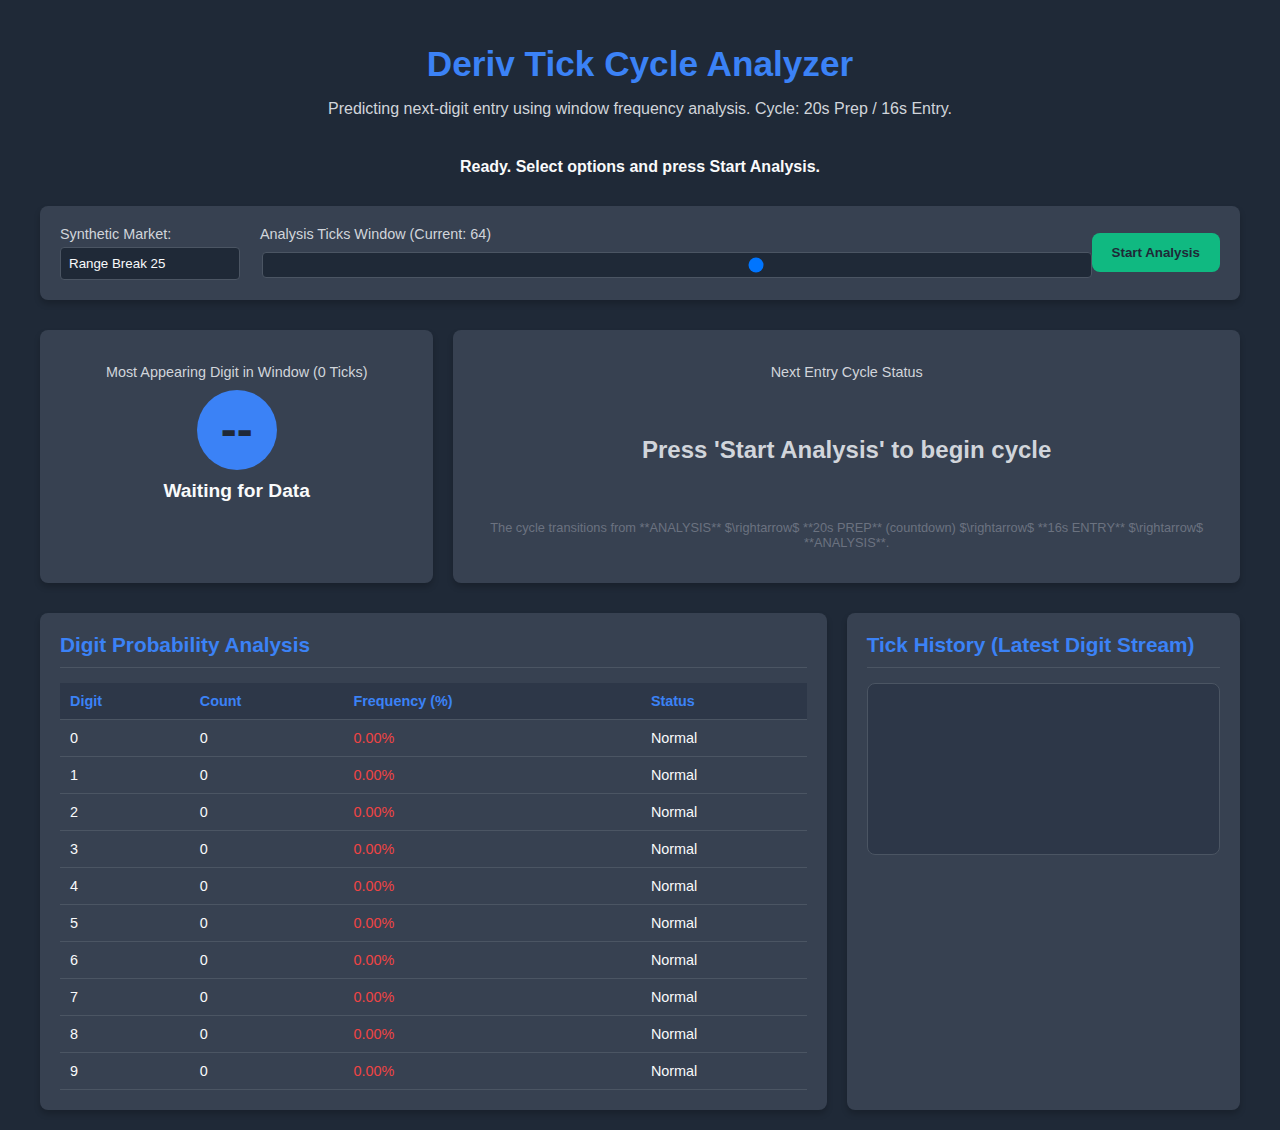
<file: index.html>
<!DOCTYPE html>
<html lang="en">
<head>
    <meta charset="UTF-8">
    <meta name="viewport" content="width=device-width, initial-scale=1.0">
    <title>Deriv Cycle Predictor</title>
    <!-- 
        All CSS is placed directly inside the <style> block 
        to ensure the analyzer loads correctly without file path errors.
    -->
    <style>
        :root {
            --primary-color: #3B82F6; /* Blue */
            --background-dark: #1F2937; /* Dark Gray */
            --card-background: #374151; /* Slightly lighter gray for cards */
            --text-light: #F9FAFB;
            --text-secondary: #D1D5DB;
            --text-accent: #FBBF24; /* Amber/Yellow for warnings */
            --success-color: #10B981; /* Green for GO signal */
            --danger-color: #EF4444; /* Red for Stop */
            --border-radius: 0.5rem;
            --box-shadow: 0 4px 6px rgba(0, 0, 0, 0.2);
        }

        body {
            font-family: 'Inter', sans-serif;
            background-color: var(--background-dark);
            color: var(--text-light);
            margin: 0;
            padding: 20px;
            display: flex;
            justify-content: center;
            min-height: 100vh;
        }

        .container {
            width: 100%;
            max-width: 1200px;
        }

        header {
            text-align: center;
            margin-bottom: 30px;
        }

        header h1 {
            color: var(--primary-color);
            margin-bottom: 5px;
            font-size: 2.2rem;
        }

        header p {
            color: var(--text-secondary);
            font-size: 1rem;
        }

        /* --- Controls & Status --- */

        .status-message {
            padding: 10px 15px;
            margin-bottom: 20px;
            border-radius: var(--border-radius);
            font-weight: 600;
            text-align: center;
            display: none; /* Controlled by JS */
        }

        .controls-panel {
            background-color: var(--card-background);
            padding: 20px;
            border-radius: var(--border-radius);
            box-shadow: var(--box-shadow);
            display: flex;
            flex-wrap: wrap;
            gap: 20px;
            align-items: center;
            justify-content: space-between;
            margin-bottom: 30px;
        }

        .control-group {
            display: flex;
            flex-direction: column;
        }

        label {
            margin-bottom: 5px;
            font-size: 0.9rem;
            color: var(--text-secondary);
        }

        select, input[type="range"] {
            padding: 8px;
            border-radius: 4px;
            border: 1px solid #4B5563;
            background-color: #1F2937;
            color: var(--text-light);
            appearance: none;
            -webkit-appearance: none;
        }

        select {
            width: 180px;
        }

        .slider-group {
            flex-grow: 1;
        }

        input[type="range"] {
            width: 100%;
            height: 8px;
            cursor: pointer;
            margin-top: 5px;
        }

        .action-button {
            padding: 12px 20px;
            border-radius: var(--border-radius);
            border: none;
            cursor: pointer;
            font-weight: 700;
            background-color: var(--success-color);
            color: var(--background-dark);
            transition: background-color 0.2s, transform 0.1s;
        }

        .action-button:hover {
            background-color: #059669;
            transform: translateY(-1px);
        }

        .action-button.stop {
            background-color: var(--danger-color);
        }
        .action-button.stop:hover {
            background-color: #B91C1C;
        }
        
        .action-button:disabled {
            opacity: 0.5;
            cursor: not-allowed;
        }

        /* --- Main Display --- */

        .main-display {
            display: grid;
            grid-template-columns: 1fr 2fr;
            gap: 20px;
            margin-bottom: 30px;
        }
        
        @media (max-width: 768px) {
            .main-display {
                grid-template-columns: 1fr;
            }
            .controls-panel {
                flex-direction: column;
                align-items: stretch;
            }
            select {
                width: 100%;
            }
        }

        .signal-card {
            background-color: var(--card-background);
            padding: 20px;
            border-radius: var(--border-radius);
            box-shadow: var(--box-shadow);
            text-align: center;
        }

        .signal-label {
            color: var(--text-secondary);
            font-size: 0.9rem;
            margin-bottom: 10px;
        }

        .digit-circle {
            width: 80px;
            height: 80px;
            line-height: 80px;
            margin: 0 auto 10px;
            border-radius: 50%;
            font-size: 3rem;
            font-weight: 800;
            background-color: var(--primary-color);
            color: var(--background-dark);
        }

        .signal-status {
            font-size: 1.2rem;
            font-weight: 600;
            color: var(--text-light);
        }
        
        /* --- Cycle Status & Countdown Styling --- */
        
        .entry-status {
            display: flex;
            flex-direction: column;
            justify-content: center;
            align-items: center;
        }

        .entry-signal {
            font-size: 1.5rem;
            font-weight: 700;
            color: var(--text-secondary);
            text-align: center;
            margin: 10px 0;
            min-height: 100px; /* Ensure visual stability */
            display: flex;
            flex-direction: column;
            justify-content: center;
            align-items: center;
            width: 100%;
        }

        .entry-signal.countdown {
            color: var(--text-accent);
        }
        
        /* Large Countdown Number Display */
        .entry-signal[data-time]::after {
            content: attr(data-time);
            font-size: 6rem; /* Huge number */
            font-weight: 900;
            display: block;
            margin-top: 10px;
            line-height: 1.2;
        }
        
        .entry-signal.final-signal {
            color: var(--success-color);
            background-color: rgba(16, 185, 129, 0.1);
            border: 2px solid var(--success-color);
            padding: 15px;
            border-radius: var(--border-radius);
            animation: pulse-green 1s infinite alternate;
        }

        @keyframes pulse-green {
            from { box-shadow: 0 0 0 0 rgba(16, 185, 129, 0.4); }
            to { box-shadow: 0 0 0 10px rgba(16, 185, 129, 0); }
        }

        .cycle-info {
            font-size: 0.8rem;
            color: #6B7280;
            margin-top: 10px;
        }

        /* --- Data Panel (Table and History) --- */
        
        .data-panel {
            display: grid;
            grid-template-columns: 2fr 1fr;
            gap: 20px;
        }
        
        @media (max-width: 768px) {
            .data-panel {
                grid-template-columns: 1fr;
            }
        }

        .data-card {
            background-color: var(--card-background);
            padding: 20px;
            border-radius: var(--border-radius);
            box-shadow: var(--box-shadow);
        }

        .data-card h2 {
            margin-top: 0;
            font-size: 1.3rem;
            color: var(--primary-color);
            border-bottom: 1px solid #4B5563;
            padding-bottom: 10px;
            margin-bottom: 15px;
        }

        /* Probability Table */
        .probability-table {
            width: 100%;
            border-collapse: collapse;
            font-size: 0.9rem;
        }

        .probability-table th, .probability-table td {
            padding: 10px;
            text-align: left;
            border-bottom: 1px solid #4B5563;
        }
        
        .probability-table th {
            color: var(--primary-color);
            font-weight: 700;
            background-color: #2D3748;
        }
        
        .probability-table td {
            color: var(--text-light);
        }

        .probability-table .highlight-digit td {
            background-color: rgba(59, 130, 246, 0.1); /* Light blue background */
            font-weight: 600;
        }

        /* Tick History */
        .tick-history-stream {
            height: 150px;
            overflow-x: scroll;
            overflow-y: hidden;
            white-space: nowrap;
            padding: 10px 0;
            border: 1px solid #4B5563;
            border-radius: var(--border-radius);
            background-color: #2D3748;
            scrollbar-width: none; /* Firefox */
        }
        .tick-history-stream::-webkit-scrollbar {
            display: none; /* Chrome, Safari */
        }

        .tick-digit {
            display: inline-block;
            width: 25px;
            text-align: center;
            font-size: 1rem;
            font-weight: 500;
            color: var(--text-light);
            border-right: 1px solid #4B5563;
            line-height: 25px;
        }
        .tick-digit:last-child {
            border-right: none;
            background-color: var(--text-accent);
            color: var(--background-dark);
            font-weight: 700;
        }
    </style>
    
</head>
<body>

    <div id="app" class="container">
        
        <header>
            <h1>Deriv Tick Cycle Analyzer</h1>
            <p>Predicting next-digit entry using window frequency analysis. Cycle: 20s Prep / 16s Entry.</p>
        </header>

        <!-- Status Message -->
        <div id="statusMessage" class="status-message">Ready. Select options and press Start Analysis.</div>

        <div class="controls-panel">
            
            <div class="control-group">
                <label for="marketSelect">Synthetic Market:</label>
                <select id="marketSelect">
                    <option value="R_10">Range Break 10</option>
                    <option value="R_25" selected>Range Break 25</option>
                    <option value="R_50">Range Break 50</option>
                    <option value="R_100">Range Break 100</option>
                </select>
            </div>

            <div class="control-group slider-group">
                <label for="ticksInput">Analysis Ticks Window (Current: <span id="windowSizeDisplay">64</span>)</label>
                <input type="range" id="ticksInput" min="10" max="100" value="64">
            </div>

            <button id="startStopBtn" class="action-button">Start Analysis</button>

        </div>

        <div class="main-display">

            <!-- Primary Signal Card (Most Appearing Digit) -->
            <div class="signal-card most-frequent">
                <p class="signal-label">Most Appearing Digit in Window (<span id="currentWindowSize">0</span> Ticks)</p>
                <!-- This green circle shows the digit with the highest current frequency -->
                <div id="signalDigit" class="digit-circle">--</div>
                <div id="signalText" class="signal-status">Waiting for Data</div>
            </div>

            <!-- Cycle Status and Entry Signal (Handles 20s Countdown & 16s Entry) -->
            <div class="signal-card entry-status">
                <p class="signal-label">Next Entry Cycle Status</p>
                <div id="entrySignal" class="entry-signal">
                    Press 'Start Analysis' to begin cycle
                </div>
                <p class="cycle-info">
                    The cycle transitions from **ANALYSIS** $\rightarrow$ **20s PREP** (countdown) $\rightarrow$ **16s ENTRY** $\rightarrow$ **ANALYSIS**.
                </p>
            </div>
        </div>

        <div class="data-panel">
            <!-- Probability Table -->
            <div class="data-card">
                <h2>Digit Probability Analysis</h2>
                <div id="probabilityTableContainer" class="table-container">
                    <!-- Table content generated by script.js -->
                </div>
            </div>
            
            <!-- Tick History -->
            <div class="data-card history-card">
                <h2>Tick History (Latest Digit Stream)</h2>
                <div id="tickHistory" class="tick-history-stream">
                    <!-- Tick digits appended here -->
                </div>
            </div>
        </div>
        
    </div>

    <!-- 
        All JavaScript logic is placed directly inside the <script> block 
        to ensure the analyzer functions correctly without file path errors.
    -->
    <script>
        // =======================================================
        // 1. CONFIGURATION & STATE
        // =======================================================

        // IMPORTANT: Your token has been inserted here.
        const API_TOKEN = "94K1yepviwtvK1e"; 
        const APP_ID = 106984; 

        let isRunning = false;
        let tickHistory = []; 
        let windowSize = 64; 
        let currentMarket = 'R_25';
        let simulationInterval = null;

        // NEW CYCLE CONSTANTS
        const PREPARATION_TIME_SEC = 20; // Time before the entry signal appears
        const ENTRY_TIME_SEC = 16;       // Time the signal remains active

        // State for the new cycle
        let predictionCycleInterval = null;
        let currentPhase = 'ANALYSIS'; // 'ANALYSIS', 'PREPARATION', 'ENTRY'
        let cycleTimer = 0;
        let predictedDigit = null; // The digit calculated during the 'ANALYSIS' phase

        // Signal threshold: Next most frequent digit must hit this percentage
        const SIGNAL_THRESHOLD_PERCENT = 12.5; 

        // UI Element References 
        const startStopBtn = document.getElementById('startStopBtn');
        const marketSelect = document.getElementById('marketSelect');
        const ticksInput = document.getElementById('ticksInput');
        const windowSizeDisplay = document.getElementById('windowSizeDisplay');
        const tickHistoryEl = document.getElementById('tickHistory');
        const probabilityTableContainer = document.getElementById('probabilityTableContainer');
        const signalDigitEl = document.getElementById('signalDigit');
        const signalTextEl = document.getElementById('signalText');
        const entrySignalEl = document.getElementById('entrySignal');
        const statusMessageEl = document.getElementById('statusMessage');
        const currentWindowSizeEl = document.getElementById('currentWindowSize');


        // =======================================================
        // 2. CORE LOGIC
        // =======================================================

        /**
         * Starts the main tick stream simulation.
         */
        function startStream() {
            if (isRunning) return;
            
            currentMarket = marketSelect.value;
            windowSize = parseInt(ticksInput.value, 10);
            
            setStatus(`Initializing analysis for ${currentMarket}...`, 'var(--text-accent)');
            startStopBtn.disabled = true;

            // 1. Initialize Ticks History
            // Fill with random data to meet the window size requirement
            tickHistory = Array.from({ length: windowSize }, () => Math.floor(Math.random() * 10));
            
            // 2. Start the Tick Stream Simulation (1 tick per second)
            simulationInterval = setInterval(simulateTick, 1000); 
            
            // 3. Start the main prediction cycle timer
            startPredictionCycle();
            
            isRunning = true;
            updateStartStopButton();
            setStatus(`Streaming ticks for ${currentMarket} (Window: ${windowSize} ticks). Cycle: ANALYSIS.`, 'var(--success-color)');
            
            // Initial display update
            analyzeAndDisplay();
        }

        /**
         * Stops the simulation and resets the cycle.
         */
        function stopStream() {
            if (!isRunning) return;
            
            clearInterval(simulationInterval);
            clearInterval(predictionCycleInterval);
            
            simulationInterval = null;
            predictionCycleInterval = null;
            isRunning = false;
            updateStartStopButton();
            setStatus('Analysis Stopped.', 'var(--danger-color)');
            
            // Reset signal display
            signalDigitEl.textContent = '--';
            signalTextEl.textContent = 'Waiting for Data';
            entrySignalEl.textContent = 'Press \'Start Analysis\' to begin cycle';
            entrySignalEl.className = 'entry-signal';
        }

        /**
         * Simulates receiving a new tick, updates history, and triggers analysis.
         */
        function simulateTick() {
            const newDigit = Math.floor(Math.random() * 10);
            
            tickHistory.push(newDigit);
            if (tickHistory.length > windowSize) {
                tickHistory.shift();
            }
            
            analyzeAndDisplay();
        }

        /**
         * Core analysis function: counts digit frequencies and identifies top signals.
         */
        function analyzeDigits(ticks) {
            const counts = new Array(10).fill(0);
            ticks.forEach(digit => {
                if (digit >= 0 && digit <= 9) {
                    counts[digit]++;
                }
            });

            const frequencies = counts.map((count, digit) => ({
                digit,
                count,
                frequency: (count / ticks.length) * 100
            })).sort((a, b) => b.count - a.count);

            const mostFrequent = frequencies[0];
            const nextMostFrequent = frequencies.length > 1 ? frequencies[1] : frequencies[0];

            return { frequencies, mostFrequent, nextMostFrequent };
        }


        // --- PREDICTION CYCLE STATE MACHINE ---

        function startPredictionCycle() {
            if (predictionCycleInterval) clearInterval(predictionCycleInterval);
            
            currentPhase = 'ANALYSIS';
            cycleTimer = 0;
            
            predictionCycleInterval = setInterval(handleCycleTick, 1000);
        }

        function handleCycleTick() {
            if (!isRunning) return;

            const { nextMostFrequent } = analyzeDigits(tickHistory);
            // Signal is found if the next most frequent digit hits the threshold
            const isSignalFound = nextMostFrequent.frequency >= SIGNAL_THRESHOLD_PERCENT;

            cycleTimer++;

            // STATE 1: ANALYSIS (Default State, runs constantly)
            if (currentPhase === 'ANALYSIS') {
                if (isSignalFound) {
                    predictedDigit = nextMostFrequent.digit;
                    currentPhase = 'PREPARATION';
                    cycleTimer = 0; // Reset timer for the new phase
                    setStatus(`Signal Found! Starting ${PREPARATION_TIME_SEC}s Preparation for DIGIT ${predictedDigit}.`, 'var(--text-accent)');
                }
                
                // Update display to show current analysis state
                entrySignalEl.textContent = `Next Hottest: ${nextMostFrequent.digit} at ${nextMostFrequent.frequency.toFixed(2)}% (Target > ${SIGNAL_THRESHOLD_PERCENT}%)`;
                entrySignalEl.className = 'entry-signal';
                entrySignalEl.removeAttribute('data-time'); // Ensure timer is hidden
            }

            // STATE 2: PREPARATION (20-second countdown)
            else if (currentPhase === 'PREPARATION') {
                const remaining = PREPARATION_TIME_SEC - cycleTimer;
                
                // Update the text and the data-time attribute for the big number display
                entrySignalEl.textContent = `Next prediction in:`;
                entrySignalEl.setAttribute('data-time', `${Math.max(0, remaining)}s`); // Use Math.max(0, remaining) to prevent negative time display
                entrySignalEl.className = 'entry-signal active countdown';
                
                if (remaining <= 0) {
                    currentPhase = 'ENTRY';
                    cycleTimer = 0; // Reset timer for the new phase
                    entrySignalEl.removeAttribute('data-time'); // Clear timer attribute
                    setStatus(`Entry Window OPEN for DIGIT ${predictedDigit}! (${ENTRY_TIME_SEC}s)`, 'var(--success-color)');
                }
            }

            // STATE 3: ENTRY (16-second entry window)
            else if (currentPhase === 'ENTRY') {
                const remaining = ENTRY_TIME_SEC - cycleTimer;
                entrySignalEl.textContent = `DIGIT ${predictedDigit} ENTRY NOW! (${Math.max(0, remaining)}s remaining)`;
                entrySignalEl.className = 'entry-signal active final-signal';
                entrySignalEl.removeAttribute('data-time'); // Ensure timer is hidden
                
                if (remaining <= 0) {
                    currentPhase = 'ANALYSIS';
                    cycleTimer = 0; // Reset timer for the new phase
                    predictedDigit = null; // Clear the previous prediction
                    setStatus(`Entry Window Closed. Back to ANALYSIS.`, 'var(--text-secondary)');
                    // Re-run analyzeAndDisplay to refresh the entry signal
                    analyzeAndDisplay(); 
                }
            }
        }


        /**
         * Updates all UI components (history, table, and signals) with current analysis.
         */
        function analyzeAndDisplay() {
            if (tickHistory.length === 0) {
                signalTextEl.textContent = 'Gathering data...';
                return;
            }

            const { frequencies, mostFrequent } = analyzeDigits(tickHistory);
            
            // --- 1. Update Signal Card ---
            signalDigitEl.textContent = mostFrequent.digit;
            signalTextEl.textContent = `Most Frequent: ${mostFrequent.frequency.toFixed(2)}%`;
            
            // --- 2. Update History ---
            tickHistoryEl.innerHTML = tickHistory.map(d => 
                `<span class="tick-digit">${d}</span>`
            ).join('');
            
            // Auto-scroll to show the latest tick
            tickHistoryEl.scrollLeft = tickHistoryEl.scrollWidth;

            // --- 3. Update Table ---
            currentWindowSizeEl.textContent = tickHistory.length;
            renderProbabilityTable(frequencies, mostFrequent.digit);
        }

        /**
         * Generates and injects the HTML table for digit probabilities.
         */
        function renderProbabilityTable(frequencies, mostFrequentDigit) {
            let html = '<table class="probability-table">';
            html += '<thead><tr><th>Digit</th><th>Count</th><th>Frequency (%)</th><th>Status</th></tr></thead>';
            html += '<tbody>';

            frequencies.forEach(f => {
                const isMostFrequent = f.digit === mostFrequentDigit;
                const status = isMostFrequent ? 'Most Frequent' : (f.frequency >= SIGNAL_THRESHOLD_PERCENT ? 'Strong Signal' : 'Normal');
                const rowClass = isMostFrequent ? 'highlight-digit' : '';
                
                html += `<tr class="${rowClass}">
                            <td>${f.digit}</td>
                            <td>${f.count}</td>
                            <td style="color: ${f.frequency > 10.0 ? 'var(--success-color)' : (f.frequency < 10.0 ? 'var(--danger-color)' : 'var(--text-light)')}">${f.frequency.toFixed(2)}%</td>
                            <td>${status}</td>
                        </tr>`;
            });

            html += '</tbody></table>';
            probabilityTableContainer.innerHTML = html;
        }

        // =======================================================
        // 3. UTILITY & EVENT HANDLERS
        // =======================================================

        function setStatus(message, color) {
            statusMessageEl.style.display = 'block';
            statusMessageEl.textContent = message;
            statusMessageEl.style.backgroundColor = color ? `${color}40` : 'rgba(255, 255, 255, 0.1)';
        }

        function updateStartStopButton() {
            if (isRunning) {
                startStopBtn.textContent = 'Stop Analysis';
                startStopBtn.classList.add('stop');
                startStopBtn.disabled = false;
            } else {
                startStopBtn.textContent = 'Start Analysis';
                startStopBtn.classList.remove('stop');
                startStopBtn.disabled = false;
            }
        }

        // Initial setup and event listeners
        document.addEventListener('DOMContentLoaded', () => {
            // Set initial display values
            windowSizeDisplay.textContent = ticksInput.value;
            updateStartStopButton();
            
            // Listener for window size changes
            ticksInput.addEventListener('input', (e) => {
                windowSize = parseInt(e.target.value, 10);
                windowSizeDisplay.textContent = windowSize;
                if (isRunning) {
                    // Trim history if the new size is smaller
                    if (tickHistory.length > windowSize) {
                        tickHistory = tickHistory.slice(tickHistory.length - windowSize);
                    }
                    analyzeAndDisplay();
                }
            });

            // Listener for Start/Stop button
            startStopBtn.addEventListener('click', () => {
                if (isRunning) {
                    stopStream();
                } else {
                    startStream();
                }
            });
            
            // Listener for market selection change
            marketSelect.addEventListener('change', () => {
                // Stop and inform user to restart if currently running
                if (isRunning) {
                    stopStream();
                    setStatus(`Market changed to ${marketSelect.value}. Press 'Start Analysis' to begin streaming.`, 'var(--text-secondary)');
                }
            });

            // Initial UI update for blank state
            const initialFrequencies = Array.from({ length: 10 }, (_, i) => ({ 
                digit: i, 
                count: 0, 
                frequency: 0.0 
            })).sort((a, b) => a.digit - b.digit); 
            
            renderProbabilityTable(initialFrequencies, -1);
            setStatus('Ready. Select options and press Start Analysis.', 'rgba(255, 255, 255, 0.1)');
        });
    </script>
</body>
</html>
</file>
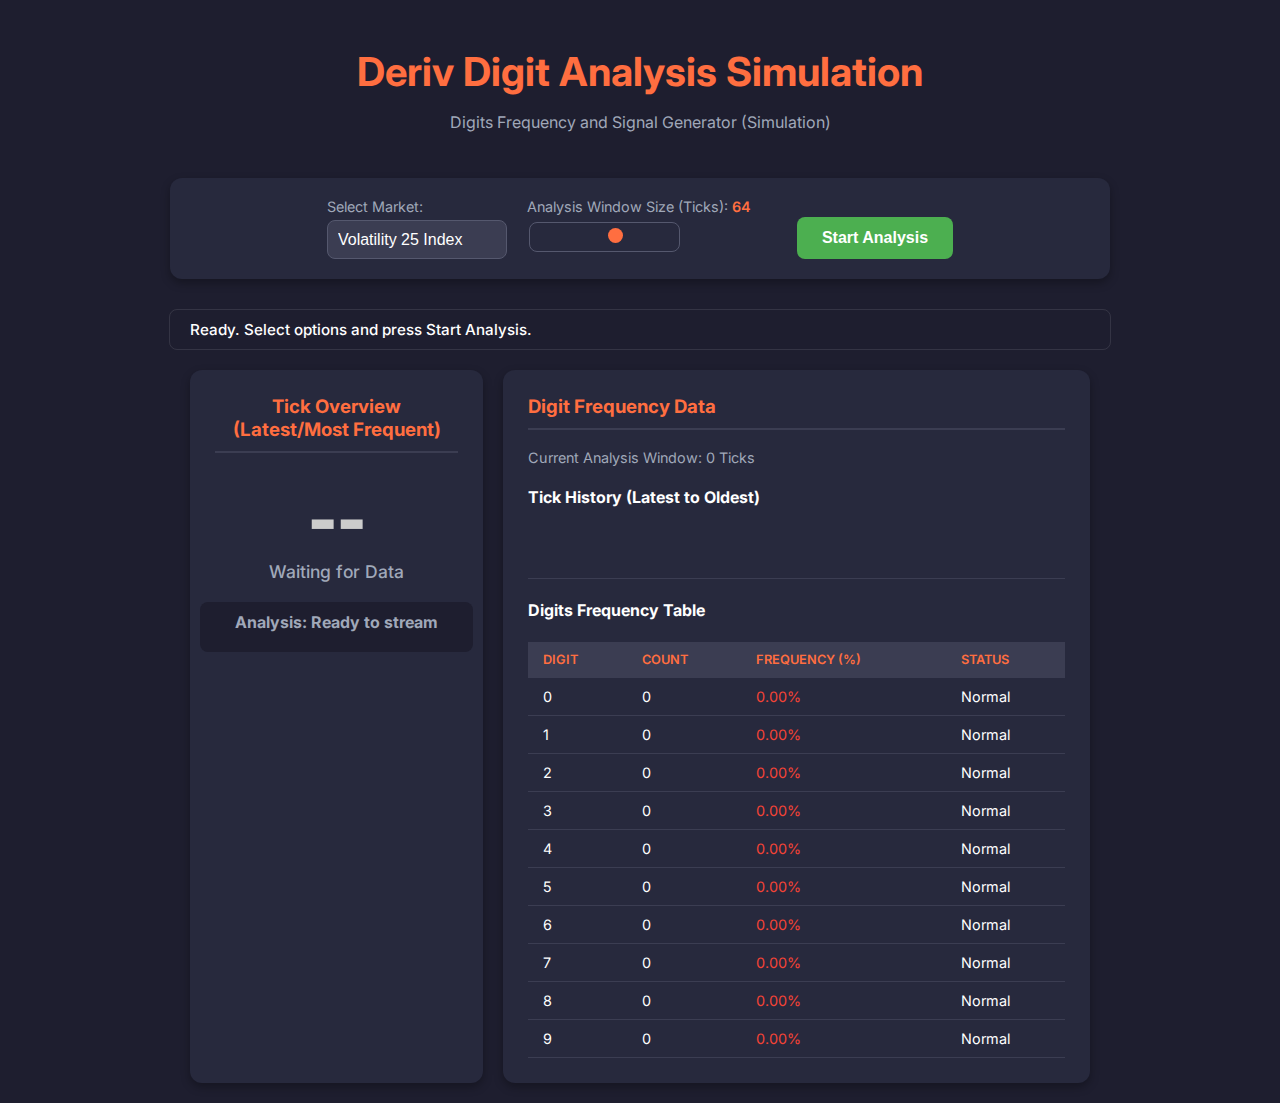
<file: single_file_analysis.html>
<!DOCTYPE html>
<html lang="en">
<head>
    <meta charset="UTF-8">
    <meta name="viewport" content="width=device-width, initial-scale=1.0">
    <title>Deriv Digit Analysis (Simulation - Single File)</title>
    <!-- Use Inter font from Google Fonts -->
    <link href="https://fonts.googleapis.com/css2?family=Inter:wght@100..900&display=swap" rel="stylesheet">
    
    <!-- CSS STYLES ARE EMBEDDED HERE -->
    <style>
        :root {
            --bg-primary: #1e1e2f;
            --bg-secondary: #27293d;
            --text-primary: #ffffff;
            --text-secondary: #a0a8b9;
            --text-light: #cccccc;
            --accent-color: #ff6e40; /* Orange/Coral for accent */
            --success-color: #4CAF50; /* Green for GO signal */
            --danger-color: #f44336; /* Red for errors/low */
            --shadow-light: rgba(0, 0, 0, 0.3);
        }

        body {
            font-family: 'Inter', sans-serif;
            background-color: var(--bg-primary);
            color: var(--text-primary);
            margin: 0;
            padding: 20px;
            display: flex;
            flex-direction: column;
            align-items: center;
            min-height: 100vh;
        }

        .header {
            text-align: center;
            margin-bottom: 30px;
        }

        h1 {
            font-size: 2.5rem;
            color: var(--accent-color);
            margin-bottom: 5px;
        }

        /* --- Controls Section --- */
        .controls {
            display: flex;
            flex-wrap: wrap;
            gap: 20px;
            justify-content: center;
            background-color: var(--bg-secondary);
            padding: 20px;
            border-radius: 12px;
            box-shadow: 0 4px 10px var(--shadow-light);
            width: 100%;
            max-width: 900px;
            margin-bottom: 30px;
        }

        .control-group {
            display: flex;
            flex-direction: column;
            min-width: 180px;
        }

        label {
            font-size: 0.9rem;
            color: var(--text-secondary);
            margin-bottom: 5px;
        }

        select, input[type="range"] {
            background-color: #3b3d52;
            border: 1px solid #55586e;
            color: var(--text-primary);
            padding: 10px;
            border-radius: 8px;
            font-size: 1rem;
            appearance: none;
            -webkit-appearance: none;
            cursor: pointer;
        }

        .range-display {
            color: var(--accent-color);
            font-weight: 600;
        }

        /* Range Slider Styling */
        input[type="range"] {
            height: 8px;
            background: transparent;
        }
        input[type="range"]::-webkit-slider-thumb {
            -webkit-appearance: none;
            appearance: none;
            width: 15px;
            height: 15px;
            border-radius: 50%;
            background: var(--accent-color);
            cursor: pointer;
            margin-top: -3.5px; 
        }

        /* Start/Stop Button */
        .btn {
            background-color: var(--success-color);
            color: var(--text-primary);
            border: none;
            padding: 12px 25px;
            border-radius: 8px;
            font-size: 1rem;
            font-weight: 700;
            cursor: pointer;
            transition: background-color 0.2s;
            align-self: flex-end;
            margin-top: auto;
            min-width: 150px;
        }

        .btn:hover {
            background-color: #5cb85c;
        }

        .btn.stop {
            background-color: var(--danger-color);
        }

        .btn.stop:hover {
            background-color: #e53935;
        }

        /* --- Dashboard Grid & Cards --- */
        .dashboard-grid {
            display: grid;
            grid-template-columns: 1fr 2fr;
            gap: 20px;
            width: 100%;
            max-width: 900px;
        }

        .card {
            background-color: var(--bg-secondary);
            padding: 25px;
            border-radius: 12px;
            box-shadow: 0 4px 10px var(--shadow-light);
        }

        .card h3 {
            border-bottom: 2px solid #3b3d52;
            padding-bottom: 10px;
            margin-top: 0;
            color: var(--accent-color);
        }

        .signal-card {
            display: flex;
            flex-direction: column;
            align-items: center;
            text-align: center;
        }

        .signal-container {
            display: flex;
            flex-direction: column;
            align-items: center;
            margin-top: 15px;
            width: 100%;
        }

        .signal-digit {
            font-size: 4rem;
            font-weight: 900;
            color: var(--text-light);
            line-height: 1;
            min-height: 64px;
        }

        .signal-text {
            font-size: 1.1rem;
            color: var(--text-secondary);
            margin-top: 10px;
            font-weight: 500;
        }

        /* --- Entry Signal (The key state element) --- */
        .entry-signal {
            min-height: 30px;
            padding: 10px 15px;
            margin-top: 20px;
            border-radius: 8px;
            font-weight: 700;
            transition: all 0.3s ease;
            text-align: center;
            width: 100%;
            background-color: var(--bg-primary); /* Default background */
            color: var(--text-secondary);
            position: relative;
            overflow: hidden;
            font-size: 1rem;
        }

        /* PREPARATION Phase Style */
        .entry-signal.active {
            background-color: var(--accent-color);
            color: var(--text-primary);
            box-shadow: 0 0 15px rgba(255, 110, 64, 0.6);
        }

        /* Countdown Display */
        .entry-signal.countdown::after {
            content: attr(data-time);
            position: absolute;
            top: 50%;
            right: 15px;
            transform: translateY(-50%);
            font-size: 1.5rem;
            font-weight: 900;
            color: rgba(255, 255, 255, 0.9);
        }

        /* ENTRY Phase Style */
        .entry-signal.final-signal {
            background-color: var(--success-color); /* Green for GO */
            box-shadow: 0 0 20px rgba(76, 175, 80, 0.8);
            font-size: 1.5rem;
            text-transform: uppercase;
        }

        /* --- Tick History --- */
        .history-list {
            display: flex;
            flex-direction: row;
            gap: 5px;
            padding: 10px 0;
            overflow-x: auto; /* Allows scrolling if many ticks */
            white-space: nowrap; /* Keeps ticks on one line */
            min-height: 30px;
            border-bottom: 1px solid #3b3d52;
            margin-bottom: 20px;
            scrollbar-width: none; /* Hide scrollbar for Firefox */
            -ms-overflow-style: none; /* Hide scrollbar for IE and Edge */
        }
        .history-list::-webkit-scrollbar {
            display: none; /* Hide scrollbar for Chrome, Safari, and Opera */
        }

        .tick-digit {
            background-color: #4a4d6b;
            color: var(--text-primary);
            width: 25px;
            height: 25px;
            border-radius: 4px;
            display: inline-flex;
            align-items: center;
            justify-content: center;
            font-size: 0.8rem;
            font-weight: 600;
            flex-shrink: 0;
        }

        .history-list > .tick-digit:last-child {
            background-color: var(--accent-color); /* Highlight the newest tick */
            transform: scale(1.1);
            box-shadow: 0 0 5px rgba(255, 110, 64, 0.5);
        }

        /* --- Status Message --- */
        .status-msg {
            width: 100%;
            max-width: 900px;
            padding: 10px 20px;
            margin-bottom: 20px;
            border-radius: 8px;
            font-size: 0.95rem;
            font-weight: 500;
            color: var(--text-primary);
            border: 1px solid rgba(255, 255, 255, 0.1);
        }

        /* --- Probability Table --- */
        .probability-table {
            width: 100%;
            border-collapse: collapse;
            margin-top: 15px;
            font-size: 0.9rem;
        }

        .probability-table th, .probability-table td {
            padding: 10px 15px;
            text-align: left;
            border-bottom: 1px solid #3b3d52;
        }

        .probability-table th {
            background-color: #3b3d52;
            font-weight: 600;
            color: var(--accent-color);
            text-transform: uppercase;
            font-size: 0.8rem;
        }

        .probability-table tr:hover {
            background-color: #3b3d52;
        }

        .probability-table .highlight-digit {
            background-color: #4a4d6b !important;
            font-weight: 700;
            color: var(--text-primary);
            box-shadow: 0 0 5px rgba(76, 175, 80, 0.4);
        }

        /* --- Responsive Layout --- */
        @media (max-width: 768px) {
            body {
                padding: 10px;
            }
            
            .controls {
                flex-direction: column;
                align-items: stretch;
            }

            .dashboard-grid {
                grid-template-columns: 1fr; /* Stack cards vertically */
            }
        }
    </style>
</head>
<body>

    <div class="header">
        <h1>Deriv Digit Analysis Simulation</h1>
        <p style="color: var(--text-secondary);">Digits Frequency and Signal Generator (Simulation)</p>
    </div>

    <div class="controls">
        <div class="control-group">
            <label for="marketSelect">Select Market:</label>
            <select id="marketSelect">
                <!-- Using simulated market names to match the script's intent -->
                <option value="R_100">Volatility 100 Index</option>
                <option value="R_75">Volatility 75 Index</option>
                <option value="R_50">Volatility 50 Index</option>
                <option value="R_25" selected>Volatility 25 Index</option>
                <option value="R_10">Volatility 10 Index</option>
            </select>
        </div>
        
        <div class="control-group" style="min-width: 250px;">
            <label for="ticksInput">Analysis Window Size (Ticks): <span id="windowSizeDisplay" class="range-display">64</span></label>
            <div style="display: flex; align-items: center; width: 100%;">
                <input type="range" id="ticksInput" min="10" max="100" value="64" step="1">
            </div>
        </div>

        <button id="startStopBtn" class="btn">Start Analysis</button>
    </div>

    <!-- Status Message Area -->
    <div id="statusMessage" class="status-msg" style="display: none;"></div>

    <div class="dashboard-grid">
        <!-- 1. Signal Card -->
        <div id="signalCard" class="card signal-card">
            <h3>Tick Overview (Latest/Most Frequent)</h3>
            <div class="signal-container">
                <div id="signalDigit" class="signal-digit">--</div>
                <div id="signalText" class="signal-text">Waiting for Data</div>
                
                <!-- This element is the primary focus for the Cycle Logic -->
                <div id="entrySignal" class="entry-signal">Analysis: Ready to stream</div>
            </div>
        </div>
        
        <!-- 2. Data and Probability -->
        <div class="card">
            <h3>Digit Frequency Data</h3>
            <p style="font-size: 0.9rem; color: var(--text-secondary);">Current Analysis Window: <span id="currentWindowSize">0</span> Ticks</p>
            
            <h4>Tick History (Latest to Oldest)</h4>
            <div id="tickHistory" class="history-list">
                <!-- Digits will be injected here by script.js -->
            </div>

            <h4>Digits Frequency Table</h4>
            <div id="probabilityTableContainer">
                <!-- Table will be injected here by script.js -->
            </div>
        </div>
    </div>

    <!-- JAVASCRIPT LOGIC IS EMBEDDED HERE -->
    <script>
        // =======================================================
        // 1. CONFIGURATION & STATE
        // =======================================================

        // NOTE: This uses a simulation (Math.random) instead of a live WebSocket 
        // connection to make the app runnable in a browser sandbox environment.
        const API_TOKEN = "94K1yepviwtvK1e"; // Placeholders, not used in simulation
        const APP_ID = 106984; // Placeholders, not used in simulation

        let isRunning = false;
        let tickHistory = []; 
        let windowSize = 64; 
        let currentMarket = 'R_25';
        let simulationInterval = null;

        // NEW CYCLE CONSTANTS
        const PREPARATION_TIME_SEC = 20; // Time before the entry signal appears
        const ENTRY_TIME_SEC = 16;       // Time the signal remains active

        // State for the new cycle
        let predictionCycleInterval = null;
        let currentPhase = 'ANALYSIS'; // 'ANALYSIS', 'PREPARATION', 'ENTRY'
        let cycleTimer = 0;
        let predictedDigit = null; // The digit calculated during the 'ANALYSIS' phase

        // Signal threshold: Next most frequent digit must hit this percentage
        const SIGNAL_THRESHOLD_PERCENT = 12.5; 

        // UI Element References 
        // IMPORTANT: These must match the IDs in index.html exactly.
        const startStopBtn = document.getElementById('startStopBtn');
        const marketSelect = document.getElementById('marketSelect');
        const ticksInput = document.getElementById('ticksInput');
        const windowSizeDisplay = document.getElementById('windowSizeDisplay');
        const tickHistoryEl = document.getElementById('tickHistory');
        const probabilityTableContainer = document.getElementById('probabilityTableContainer');
        const signalDigitEl = document.getElementById('signalDigit');
        const signalTextEl = document.getElementById('signalText');
        const entrySignalEl = document.getElementById('entrySignal');
        const statusMessageEl = document.getElementById('statusMessage');
        const currentWindowSizeEl = document.getElementById('currentWindowSize');


        // =======================================================
        // 2. CORE LOGIC
        // =======================================================

        /**
         * Starts the main tick stream simulation.
         */
        function startStream() {
            if (isRunning) return;
            
            // Read current settings from UI elements
            currentMarket = marketSelect.value;
            windowSize = parseInt(ticksInput.value, 10);
            
            setStatus(`Initializing analysis for ${currentMarket}...`, 'var(--accent-color)');
            startStopBtn.disabled = true;

            // 1. Initialize Ticks History
            tickHistory = Array.from({ length: windowSize }, () => Math.floor(Math.random() * 10));
            
            // 2. Start the Tick Stream Simulation (1 tick per second)
            simulationInterval = setInterval(simulateTick, 1000); 
            
            // 3. Start the main prediction cycle timer
            startPredictionCycle();
            
            isRunning = true;
            updateStartStopButton();
            setStatus(`Streaming ticks for ${currentMarket} (Window: ${windowSize} ticks). Cycle: ANALYSIS.`, 'var(--success-color)');
            
            // Initial display update
            analyzeAndDisplay();
        }

        /**
         * Stops the simulation and resets the cycle.
         */
        function stopStream() {
            if (!isRunning) return;
            
            // Clear all running intervals
            clearInterval(simulationInterval);
            clearInterval(predictionCycleInterval);
            
            simulationInterval = null;
            predictionCycleInterval = null;
            isRunning = false;
            updateStartStopButton();
            setStatus('Analysis Stopped.', 'var(--danger-color)');
            
            // Reset signal display
            signalDigitEl.textContent = '--';
            signalTextEl.textContent = 'Waiting for Data';
            entrySignalEl.textContent = 'Analysis: Ready to stream';
            entrySignalEl.className = 'entry-signal';
        }

        /**
         * Simulates receiving a new tick, updates history, and triggers analysis.
         */
        function simulateTick() {
            // Generates a random digit (0-9) to simulate real-time data
            const newDigit = Math.floor(Math.random() * 10);
            
            // Add new tick and enforce window size limit
            tickHistory.push(newDigit);
            if (tickHistory.length > windowSize) {
                tickHistory.shift();
            }
            
            analyzeAndDisplay();
        }

        /**
         * Core analysis function: counts digit frequencies and identifies top signals.
         */
        function analyzeDigits(ticks) {
            const counts = new Array(10).fill(0);
            ticks.forEach(digit => {
                if (digit >= 0 && digit <= 9) {
                    counts[digit]++;
                }
            });

            // Calculate frequencies and sort in descending order of count
            const frequencies = counts.map((count, digit) => ({
                digit,
                count,
                frequency: (count / ticks.length) * 100
            })).sort((a, b) => b.count - a.count);

            const mostFrequent = frequencies[0];
            const nextMostFrequent = frequencies.length > 1 ? frequencies[1] : frequencies[0];

            return { frequencies, mostFrequent, nextMostFrequent };
        }


        // --- PREDICTION CYCLE STATE MACHINE ---

        /**
         * Initializes or resets the main prediction timer interval.
         */
        function startPredictionCycle() {
            if (predictionCycleInterval) clearInterval(predictionCycleInterval);
            
            currentPhase = 'ANALYSIS';
            cycleTimer = 0;
            
            predictionCycleInterval = setInterval(handleCycleTick, 1000);
        }

        /**
         * Runs every second to manage the state machine (ANALYSIS -> PREP -> ENTRY).
         */
        function handleCycleTick() {
            if (!isRunning) return;

            // Recalculate frequencies every tick to check for signal criteria
            const { nextMostFrequent } = analyzeDigits(tickHistory);
            const isSignalFound = nextMostFrequent.frequency >= SIGNAL_THRESHOLD_PERCENT;

            cycleTimer++;

            // STATE 1: ANALYSIS (Default State, runs constantly)
            if (currentPhase === 'ANALYSIS') {
                if (isSignalFound) {
                    predictedDigit = nextMostFrequent.digit;
                    currentPhase = 'PREPARATION';
                    cycleTimer = 0; // Reset timer for the new phase
                    setStatus(`Signal Found! Starting ${PREPARATION_TIME_SEC}s Preparation for DIGIT ${predictedDigit}.`, 'var(--accent-color)');
                }
                
                // Update display to show current analysis state
                entrySignalEl.textContent = `Next Hottest: ${nextMostFrequent.digit} at ${nextMostFrequent.frequency.toFixed(2)}% (Target > ${SIGNAL_THRESHOLD_PERCENT}%)`;
                entrySignalEl.className = 'entry-signal';
                entrySignalEl.removeAttribute('data-time'); // Ensure timer is hidden
            }

            // STATE 2: PREPARATION (Countdown before signal is active)
            else if (currentPhase === 'PREPARATION') {
                const remaining = PREPARATION_TIME_SEC - cycleTimer;
                
                // Update the text and the data-time attribute for the big number display
                entrySignalEl.textContent = `Next prediction in:`;
                entrySignalEl.setAttribute('data-time', `${remaining}s`);
                entrySignalEl.className = 'entry-signal active countdown';
                
                if (remaining <= 0) {
                    currentPhase = 'ENTRY';
                    cycleTimer = 0; // Reset timer for the new phase
                    entrySignalEl.removeAttribute('data-time'); // Clear timer attribute
                    setStatus(`Entry Window OPEN for DIGIT ${predictedDigit}! (${ENTRY_TIME_SEC}s)`, 'var(--success-color)');
                }
            }

            // STATE 3: ENTRY (Signal is active and trade window is open)
            else if (currentPhase === 'ENTRY') {
                const remaining = ENTRY_TIME_SEC - cycleTimer;
                entrySignalEl.textContent = `DIGIT ${predictedDigit} ENTRY NOW! (${remaining}s remaining)`;
                entrySignalEl.className = 'entry-signal active final-signal';
                entrySignalEl.removeAttribute('data-time'); // Ensure timer is hidden
                
                if (remaining <= 0) {
                    currentPhase = 'ANALYSIS';
                    cycleTimer = 0; // Reset timer for the new phase
                    predictedDigit = null; // Clear the previous prediction
                    setStatus(`Entry Window Closed. Back to ANALYSIS.`, 'var(--text-secondary)');
                    // Refresh analysis display
                    analyzeAndDisplay(); 
                }
            }
        }


        /**
         * Updates all UI components (history, table, and signals) with current analysis.
         */
        function analyzeAndDisplay() {
            if (tickHistory.length === 0) {
                signalTextEl.textContent = 'Gathering data...';
                return;
            }

            const { frequencies, mostFrequent } = analyzeDigits(tickHistory);
            
            // --- 1. Update Signal Card ---
            signalDigitEl.textContent = mostFrequent.digit;
            signalTextEl.textContent = `Most Frequent: ${mostFrequent.frequency.toFixed(2)}%`;
            
            // --- 2. Update History (latest to the right) ---
            tickHistoryEl.innerHTML = tickHistory.map(d => 
                `<span class="tick-digit">${d}</span>`
            ).join('');
            
            // Scroll to the newest tick
            tickHistoryEl.scrollLeft = tickHistoryEl.scrollWidth;

            // --- 3. Update Table ---
            currentWindowSizeEl.textContent = tickHistory.length;
            renderProbabilityTable(frequencies, mostFrequent.digit);
        }

        /**
         * Generates and injects the HTML table for digit probabilities.
         */
        function renderProbabilityTable(frequencies, mostFrequentDigit) {
            let html = '<table class="probability-table">';
            html += '<thead><tr><th>Digit</th><th>Count</th><th>Frequency (%)</th><th>Status</th></tr></thead>';
            html += '<tbody>';

            // Sort by digit for the table display to be in order 0-9
            frequencies.sort((a, b) => a.digit - b.digit); 

            frequencies.forEach(f => {
                const isMostFrequent = f.digit === mostFrequentDigit;
                const status = isMostFrequent ? 'Most Frequent' : (f.frequency >= SIGNAL_THRESHOLD_PERCENT ? 'Strong Signal' : 'Normal');
                const rowClass = isMostFrequent ? 'highlight-digit' : '';
                
                html += `<tr class="${rowClass}">
                            <td>${f.digit}</td>
                            <td>${f.count}</td>
                            <td style="color: ${f.frequency > 10.0 ? 'var(--success-color)' : (f.frequency < 10.0 ? 'var(--danger-color)' : 'var(--text-light)')}">${f.frequency.toFixed(2)}%</td>
                            <td>${status}</td>
                        </tr>`;
            });

            html += '</tbody></table>';
            probabilityTableContainer.innerHTML = html;
        }

        // =======================================================
        // 3. UTILITY & EVENT HANDLERS
        // =======================================================

        function setStatus(message, color) {
            statusMessageEl.style.display = 'block';
            statusMessageEl.textContent = message;
            // Set background color with 40 (alpha value) for transparency
            statusMessageEl.style.backgroundColor = color ? `${color}40` : 'rgba(255, 255, 255, 0.1)'; 
        }

        function updateStartStopButton() {
            if (isRunning) {
                startStopBtn.textContent = 'Stop Analysis';
                startStopBtn.classList.add('stop');
                startStopBtn.disabled = false;
            } else {
                startStopBtn.textContent = 'Start Analysis';
                startStopBtn.classList.remove('stop');
                startStopBtn.disabled = false;
            }
        }

        // Initial setup and event listeners
        document.addEventListener('DOMContentLoaded', () => {
            // Set initial display values
            if (ticksInput) { // Null check added for safety, as discussed previously
                windowSizeDisplay.textContent = ticksInput.value;
            }
            updateStartStopButton();
            
            // Listener for window size changes
            ticksInput.addEventListener('input', (e) => {
                windowSize = parseInt(e.target.value, 10);
                windowSizeDisplay.textContent = windowSize;
                if (isRunning) {
                    // Trim history if the new size is smaller
                    if (tickHistory.length > windowSize) {
                        tickHistory = tickHistory.slice(tickHistory.length - windowSize);
                    }
                    analyzeAndDisplay();
                }
            });

            // Listener for Start/Stop button
            startStopBtn.addEventListener('click', () => {
                if (isRunning) {
                    stopStream();
                } else {
                    startStream();
                }
            });
            
            // Listener for market selection change
            marketSelect.addEventListener('change', () => {
                // Stop and inform user to restart if currently running
                if (isRunning) {
                    stopStream();
                    setStatus(`Market changed to ${marketSelect.value}. Press 'Start Analysis' to begin streaming.`, 'var(--text-secondary)');
                }
            });

            // Initial UI update for blank state
            const initialFrequencies = Array.from({ length: 10 }, (_, i) => ({ 
                digit: i, 
                count: 0, 
                frequency: 0.0 
            })).sort((a, b) => a.digit - b.digit); 
            
            renderProbabilityTable(initialFrequencies, -1);
            setStatus('Ready. Select options and press Start Analysis.', 'rgba(255, 255, 255, 0.1)');
        });
    </script>
</body>
</html>
</file>
